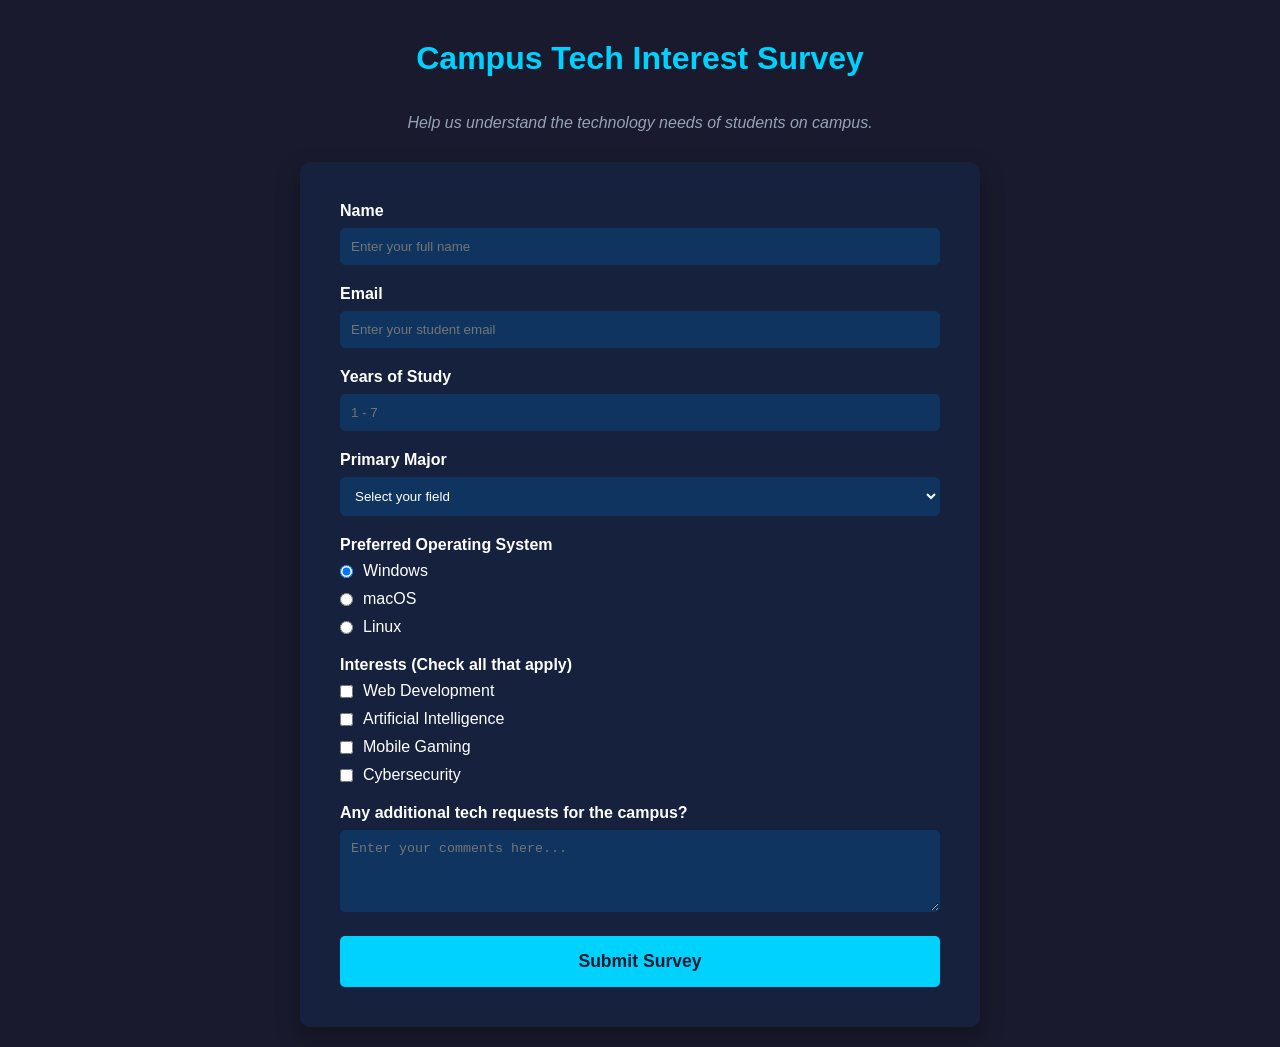
<file: 2024413774_Survey_Form/index.html>
<!DOCTYPE html>
<html lang="en">
<head>
    <meta charset="UTF-8">
    <meta name="viewport" content="width=device-width, initial-scale=1.0">
    <title>Campus Tech Survey</title>
    <style>
        body {
            font-family: 'Segoe UI', Tahoma, Geneva, Verdana, sans-serif;
            background-color: #1a1a2e;
            color: #ffffff;
            margin: 0;
            padding: 20px;
            display: flex;
            flex-direction: column;
            align-items: center;
        }
        h1 {
            margin-top: 20px;
            color: #00d2ff;
        }
        #description {
            font-style: italic;
            margin-bottom: 30px;
            color: #94a3b8;
        }
        form {
            background: #16213e;
            padding: 40px;
            border-radius: 10px;
            width: 100%;
            max-width: 600px;
            box-shadow: 0 10px 25px rgba(0,0,0,0.3);
        }
        .form-group {
            margin-bottom: 20px;
        }
        label {
            display: block;
            margin-bottom: 8px;
            font-weight: bold;
        }
        input[type="text"],
        input[type="email"],
        input[type="number"],
        select,
        textarea {
            width: 100%;
            padding: 10px;
            border-radius: 5px;
            border: 1px solid #0f3460;
            background-color: #0f3460;
            color: white;
            box-sizing: border-box;
        }
        input:focus {
            outline: 2px solid #00d2ff;
        }
        .inline-group {
            display: flex;
            align-items: center;
            gap: 10px;
            margin-bottom: 10px;
            font-weight: normal;
        }
        input[type="radio"], input[type="checkbox"] {
            margin: 0;
            cursor: pointer;
        }
        #submit {
            width: 100%;
            padding: 15px;
            background-color: #00d2ff;
            color: #1a1a2e;
            border: none;
            border-radius: 5px;
            font-weight: bold;
            font-size: 1.1rem;
            cursor: pointer;
            transition: background 0.3s;
        }
        #submit:hover {
            background-color: #3a7bd5;
        }
    </style>
</head>
<body>

    <h1 id="title">Campus Tech Interest Survey</h1>
    <p id="description">Help us understand the technology needs of students on campus.</p>

    <form id="survey-form">
        <div class="form-group">
            <label id="name-label" for="name">Name</label>
            <input 
                id="name" 
                type="text" 
                placeholder="Enter your full name" 
                required>
        </div>

        <div class="form-group">
            <label id="email-label" for="email">Email</label>
            <input 
                id="email" 
                type="email" 
                placeholder="Enter your student email" 
                required>
        </div>

        <div class="form-group">
            <label id="number-label" for="number">Years of Study</label>
            <input 
                id="number" 
                type="number" 
                min="1" 
                max="7" 
                placeholder="1 - 7" 
                required>
        </div>

        <div class="form-group">
            <label for="dropdown">Primary Major</label>
            <select id="dropdown" name="major">
                <option value="" disabled selected>Select your field</option>
                <option value="cs">Computer Science</option>
                <option value="engineering">Engineering</option>
                <option value="arts">Arts & Humanities</option>
                <option value="business">Business</option>
            </select>
        </div>

        <div class="form-group">
            <label>Preferred Operating System</label>
            <label class="inline-group">
                <input type="radio" name="os-pref" value="windows" checked> Windows
            </label>
            <label class="inline-group">
                <input type="radio" name="os-pref" value="macos"> macOS
            </label>
            <label class="inline-group">
                <input type="radio" name="os-pref" value="linux"> Linux
            </label>
        </div>

        <div class="form-group">
            <label>Interests (Check all that apply)</label>
            <label class="inline-group">
                <input type="checkbox" name="interest" value="web-dev"> Web Development
            </label>
            <label class="inline-group">
                <input type="checkbox" name="interest" value="ai"> Artificial Intelligence
            </label>
            <label class="inline-group">
                <input type="checkbox" name="interest" value="gaming"> Mobile Gaming
            </label>
            <label class="inline-group">
                <input type="checkbox" name="interest" value="cybersecurity"> Cybersecurity
            </label>
        </div>

        <div class="form-group">
            <label for="comments">Any additional tech requests for the campus?</label>
            <textarea id="comments" name="comments" rows="4" placeholder="Enter your comments here..."></textarea>
        </div>

        <button id="submit" type="submit">Submit Survey</button>
    </form>

</body>
</html>
</file>
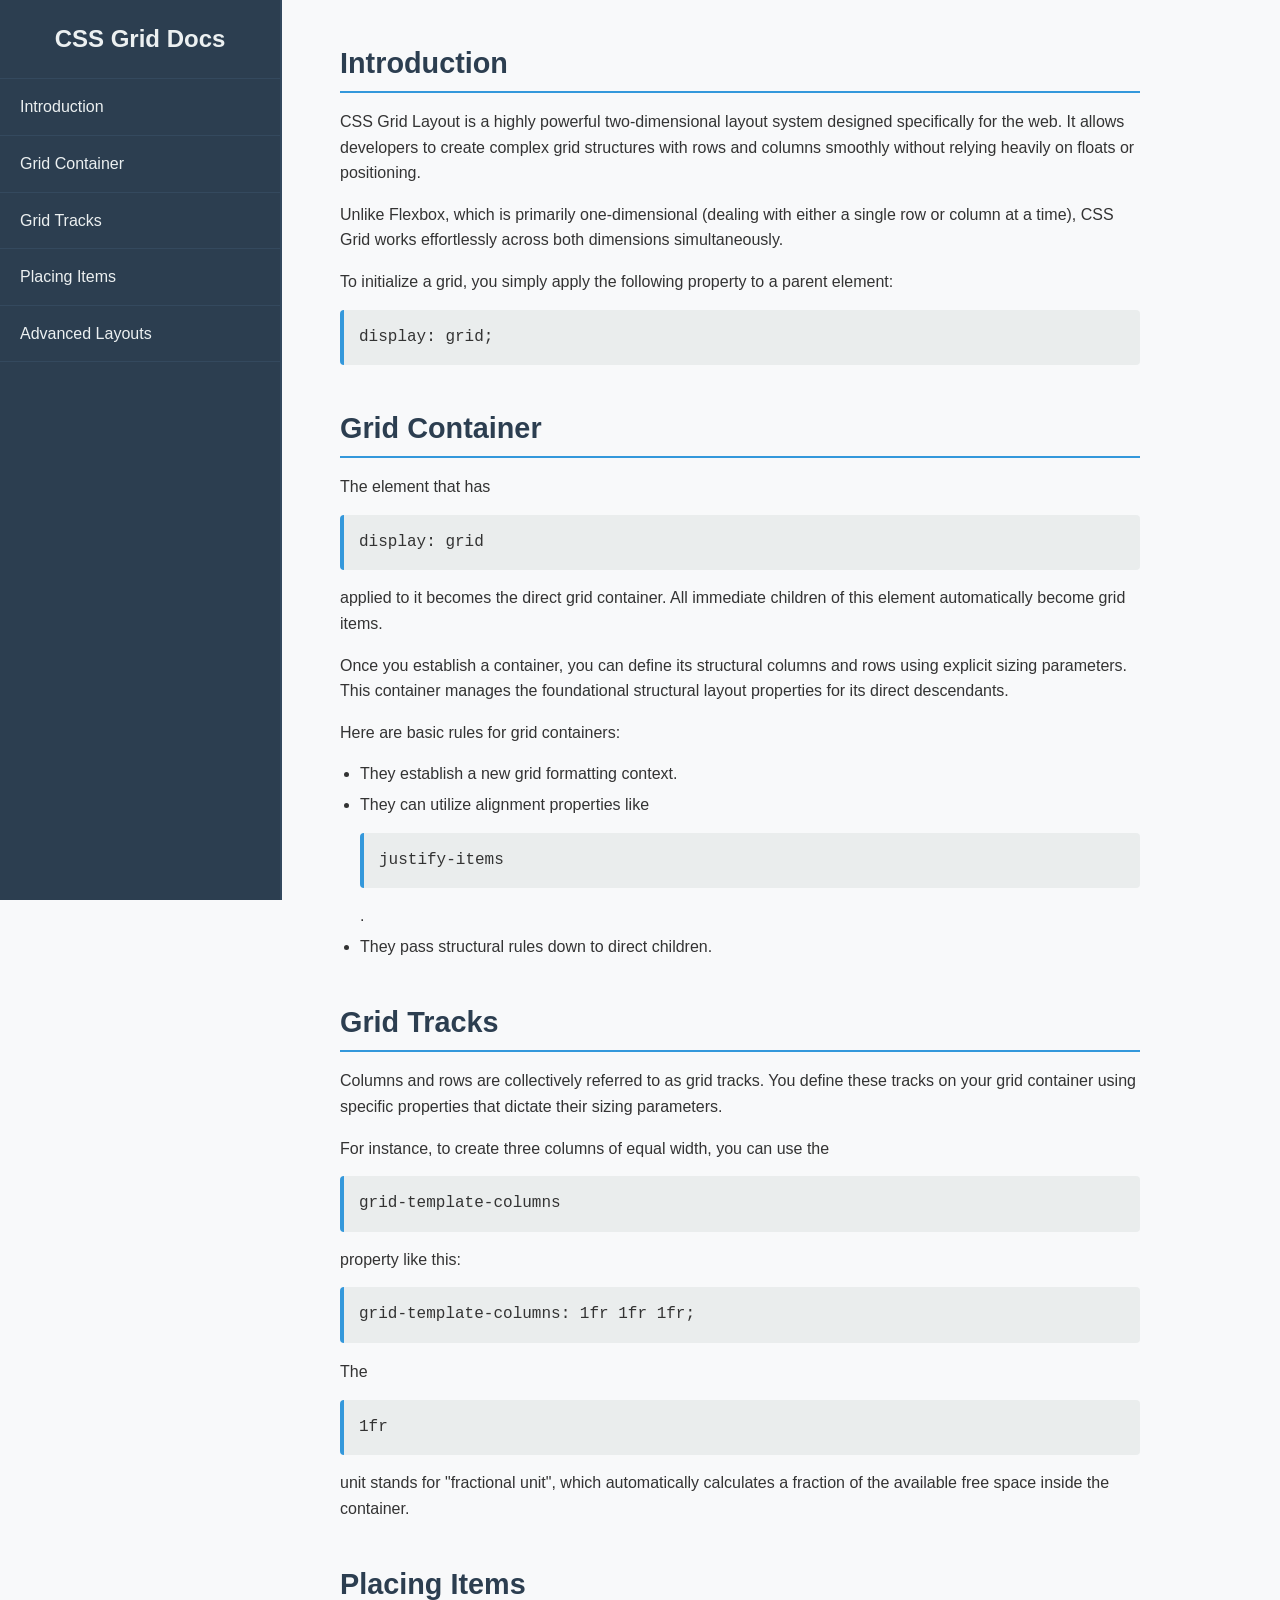
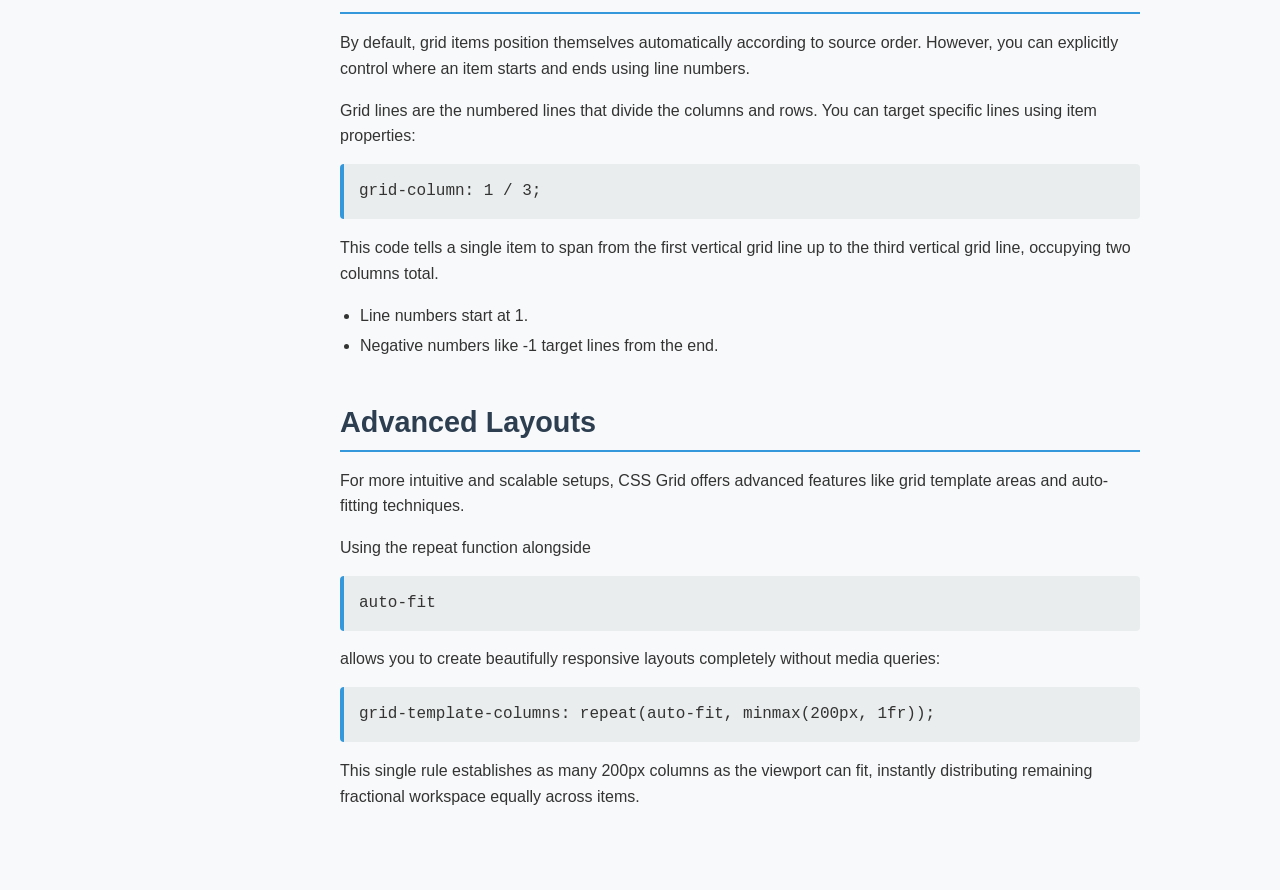
<file: 2024413774_Technical_Documentation_Page/index.html>
<!DOCTYPE html>
<html lang="en">
<head>
    <meta charset="UTF-8">
    <meta name="viewport" content="width=device-width, initial-scale=1.0">
    <title>CSS Grid Technical Documentation</title>
    <link rel="stylesheet" href="styles.css">
</head>
<body>
    <nav id="navbar">
        <header>CSS Grid Docs</header>
        <a class="nav-link" href="#Introduction">Introduction</a>
        <a class="nav-link" href="#Grid_Container">Grid Container</a>
        <a class="nav-link" href="#Grid_Tracks">Grid Tracks</a>
        <a class="nav-link" href="#Placing_Items">Placing Items</a>
        <a class="nav-link" href="#Advanced_Layouts">Advanced Layouts</a>
    </nav>

    <main id="main-doc">
        <section class="main-section" id="Introduction">
            <header>Introduction</header>
            <p>CSS Grid Layout is a highly powerful two-dimensional layout system designed specifically for the web. It allows developers to create complex grid structures with rows and columns smoothly without relying heavily on floats or positioning.</p>
            <p>Unlike Flexbox, which is primarily one-dimensional (dealing with either a single row or column at a time), CSS Grid works effortlessly across both dimensions simultaneously.</p>
            <p>To initialize a grid, you simply apply the following property to a parent element:</p>
            <code>display: grid;</code>
        </section>

        <section class="main-section" id="Grid_Container">
            <header>Grid Container</header>
            <p>The element that has <code>display: grid</code> applied to it becomes the direct grid container. All immediate children of this element automatically become grid items.</p>
            <p>Once you establish a container, you can define its structural columns and rows using explicit sizing parameters. This container manages the foundational structural layout properties for its direct descendants.</p>
            <p>Here are basic rules for grid containers:</p>
            <ul>
                <li>They establish a new grid formatting context.</li>
                <li>They can utilize alignment properties like <code>justify-items</code>.</li>
                <li>They pass structural rules down to direct children.</li>
            </ul>
        </section>

        <section class="main-section" id="Grid_Tracks">
            <header>Grid Tracks</header>
            <p>Columns and rows are collectively referred to as grid tracks. You define these tracks on your grid container using specific properties that dictate their sizing parameters.</p>
            <p>For instance, to create three columns of equal width, you can use the <code>grid-template-columns</code> property like this:</p>
            <code>grid-template-columns: 1fr 1fr 1fr;</code>
            <p>The <code>1fr</code> unit stands for "fractional unit", which automatically calculates a fraction of the available free space inside the container.</p>
        </section>

        <section class="main-section" id="Placing_Items">
            <header>Placing Items</header>
            <p>By default, grid items position themselves automatically according to source order. However, you can explicitly control where an item starts and ends using line numbers.</p>
            <p>Grid lines are the numbered lines that divide the columns and rows. You can target specific lines using item properties:</p>
            <code>grid-column: 1 / 3;</code>
            <p>This code tells a single item to span from the first vertical grid line up to the third vertical grid line, occupying two columns total.</p>
            <ul>
                <li>Line numbers start at 1.</li>
                <li>Negative numbers like -1 target lines from the end.</li>
            </ul>
        </section>

        <section class="main-section" id="Advanced_Layouts">
            <header>Advanced Layouts</header>
            <p>For more intuitive and scalable setups, CSS Grid offers advanced features like grid template areas and auto-fitting techniques.</p>
            <p>Using the repeat function alongside <code>auto-fit</code> allows you to create beautifully responsive layouts completely without media queries:</p>
            <code>grid-template-columns: repeat(auto-fit, minmax(200px, 1fr));</code>
            <p>This single rule establishes as many 200px columns as the viewport can fit, instantly distributing remaining fractional workspace equally across items.</p>
        </section>
    </main>
</body>
</html>
</file>
<file: 2024413774_Technical_Documentation_Page/styles.css>
:root {
    --bg-color: #f8f9fa;
    --text-color: #333;
    --nav-bg: #2c3e50;
    --nav-text: #ecf0f1;
    --accent-color: #3498db;
    --code-bg: #eaeded;
}

body {
    font-family: 'Segoe UI', Tahoma, Geneva, Verdana, sans-serif;
    line-height: 1.6;
    color: var(--text-color);
    background-color: var(--bg-color);
    margin: 0;
    display: flex;
}

/* Navbar styles for large screens */
#navbar {
    position: fixed;
    width: 280px;
    height: 100vh;
    left: 0;
    top: 0;
    background-color: var(--nav-bg);
    color: var(--nav-text);
    border-right: 2px solid #34495e;
    overflow-y: auto;
}

#navbar header {
    font-size: 1.5rem;
    font-weight: bold;
    padding: 20px;
    text-align: center;
    border-bottom: 1px solid #34495e;
}

.nav-link {
    display: block;
    padding: 15px 20px;
    color: var(--nav-text);
    text-decoration: none;
    border-bottom: 1px solid #34495e;
    transition: background 0.3s;
}

.nav-link:hover {
    background-color: var(--accent-color);
}

/* Main content styling */
#main-doc {
    margin-left: 300px;
    padding: 40px;
    max-width: 800px;
}

.main-section {
    margin-bottom: 40px;
}

.main-section header {
    font-size: 1.8rem;
    font-weight: 600;
    color: var(--nav-bg);
    margin-bottom: 15px;
    border-bottom: 2px solid var(--accent-color);
    padding-bottom: 5px;
}

p {
    margin-bottom: 15px;
}

code {
    display: block;
    background-color: var(--code-bg);
    padding: 15px;
    border-left: 4px solid var(--accent-color);
    font-family: 'Courier New', Courier, monospace;
    border-radius: 4px;
    margin: 15px 0;
    overflow-x: auto;
}

ul {
    margin-bottom: 15px;
    padding-left: 20px;
}

li {
    margin-bottom: 5px;
}

/* Media Query for smaller devices (Tablets/Phones) */
@media (max-width: 768px) {
    body {
        flex-direction: column;
    }

    #navbar {
        position: relative;
        width: 100%;
        height: auto;
        border-right: none;
        border-bottom: 2px solid #34495e;
    }

    #navbar header {
        padding: 15px;
    }

    .nav-link {
        text-align: center;
    }

    #main-doc {
        margin-left: 0;
        padding: 20px;
    }
}
</file>
